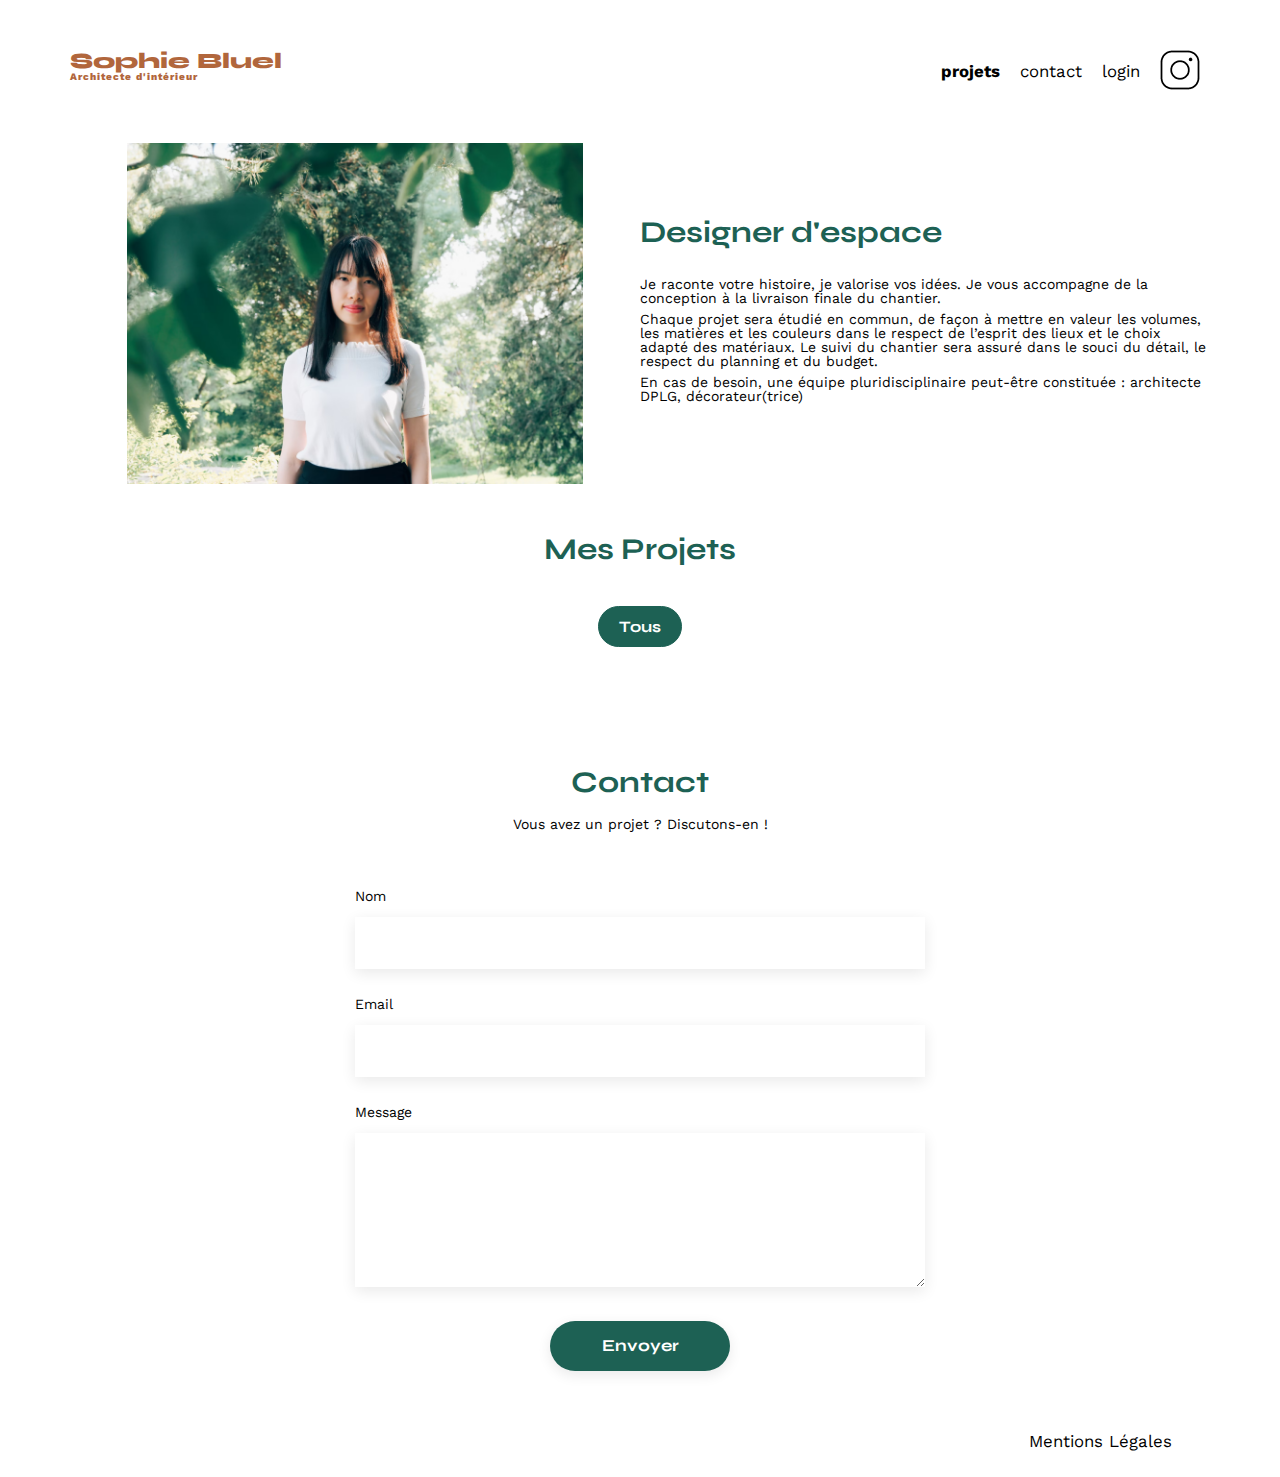
<file: index.html>
<!DOCTYPE html>
<html lang="fr">
	<head>
		<meta charset="UTF-8">
		<title>Sophie Bluel - Architecte d'intérieur</title>
		<meta name="viewport" content="width=device-width, initial-scale=1.0">
		<link rel="preconnect" href="https://fonts.googleapis.com">
		<link rel="preconnect" href="https://fonts.gstatic.com" crossorigin>
		<link href="https://fonts.googleapis.com/css2?family=Syne:wght@700;800&family=Work+Sans&display=swap" rel="stylesheet">
		<meta name="description" content="Description de la page d'accueil">
		<link rel="stylesheet" href="./assets/css/style.css">
		<script src="./assets/js/main.js"></script>
		<script src="./assets/js/index.js"></script>
	</head>
	<body>
		<div id="error-alert-box" class="hidden">
			<div class="alert-content">
				<p id="error-alert-text"></p>
			</div>
		</div>
		<div id="success-alert-box" class="hidden">
			<div class="alert-content">
				<p id="success-alert-text"></p>
			</div>
		</div>
		<div class="edit-banner hidden">
			<p><i class="edit-icon"></i> Mode édition</p>
		</div>
		<header>
			<h1>Sophie Bluel <span>Architecte d'intérieur</span></h1>
			<nav>
				<ul>
					<li>
						<a class="active" href="#portfolio">projets</a>
					</li>
					<li>
						<a href="#contact">contact</a>
					</li>
					<li id="navLog">
						<a href="login.html">login</a>
					</li>
					<li><img src="./assets/icons/instagram.png" alt="Instagram"></li>
				</ul>
			</nav>
		</header>
		<main>
			<section id="introduction">
				<figure>
					<img src="./assets/images/sophie-bluel.png" alt="">
				</figure>
				<article>
					<h2>Designer d'espace</h2>
					<p>Je raconte votre histoire, je valorise vos idées. Je vous accompagne de la conception à la livraison finale du chantier.</p>
					<p>Chaque projet sera étudié en commun, de façon à mettre en valeur les volumes, les matières et les couleurs dans le respect de l’esprit des lieux et le choix adapté des matériaux. Le suivi du chantier sera assuré dans le souci du détail, le respect du planning et du budget.</p>
					<p>En cas de besoin, une équipe pluridisciplinaire peut-être constituée : architecte DPLG, décorateur(trice)</p>
				</article>
			</section>
			<section id="portfolio">
				<div class="title-container">
					<h2>Mes Projets</h2>
					<a href="javascript:void(0);" class="edit-portfolio hidden">
						<i class="edit-icon-dark"></i>
						Modfier
					</a>
				</div>
				<div class="filters">
					<button class="filter-button active">Tous</button>
				</div>
				<div class="gallery">
				</div>
			</section>
			<section id="contact">
				<h2>Contact</h2>
				<p>Vous avez un projet ? Discutons-en !</p>
				<form action="#" method="post">
					<label for="name">Nom</label>
					<input type="text" name="name" id="name">
					<label for="email">Email</label>
					<input type="email" name="email" id="email">
					<label for="message">Message</label>
					<textarea name="message" id="message" cols="30" rows="10"></textarea>
					<input type="submit" value="Envoyer">
				</form>
			</section>
		</main>

		<footer>
			<nav>
				<ul>
					<li>Mentions Légales</li>
				</ul>
			</nav>
		</footer>
		<aside id="modal1" class="modal" aria-hidden="true" role="dialog" aria-labelledby="titlemodal" style="display:none;">
			<div class="modal-wrapper">
				<div class="modal-header">
					<div>
						<i class="arrow-left-modal hide"></i>
					</div>
					<div class="title-container">
						<h2 class="modal-title">Galerie photo</h2>
						<h2 class="modal-title hide">Ajout photo</h2>
					</div>
					<i class="close-modal"></i>
				</div>
				<div class="modal-body">
					<div class="modal-body-articles">
					</div>
				</div>
				<div class="modal-body hide">
					<div class="photo-container">
						<i class="image-icon"></i>
						<label class="file-input-label" for="file-input">+ Ajouter une photo</label>
						<span>jpg, png : 4mo max</span>
					</div>
					<form action="#" method="post" id="addPhotoForm">
						<input type="file" id="file-input" name="image" class="file-input-element" onchange="displayPhoto()" accept=".jpg, .jpeg, .png">
						<label for="title">Titre</label>
						<input type="text" name="title" id="title">
						<label for="category">Catégorie</label>
						<select id="category" name="category">
							<option value=""></option>
						</select>
					</form>
				</div>
				<div class="modal-footer">
					<div class="modal-footer-container">
						<input type="submit" class="modal-btn" value="Ajouter une photo">
						<input type="submit" class="modal-btn hide" value="Valider">
					</div>
				</div>
			</div>
		</aside>
	</body>
</html>
</file>
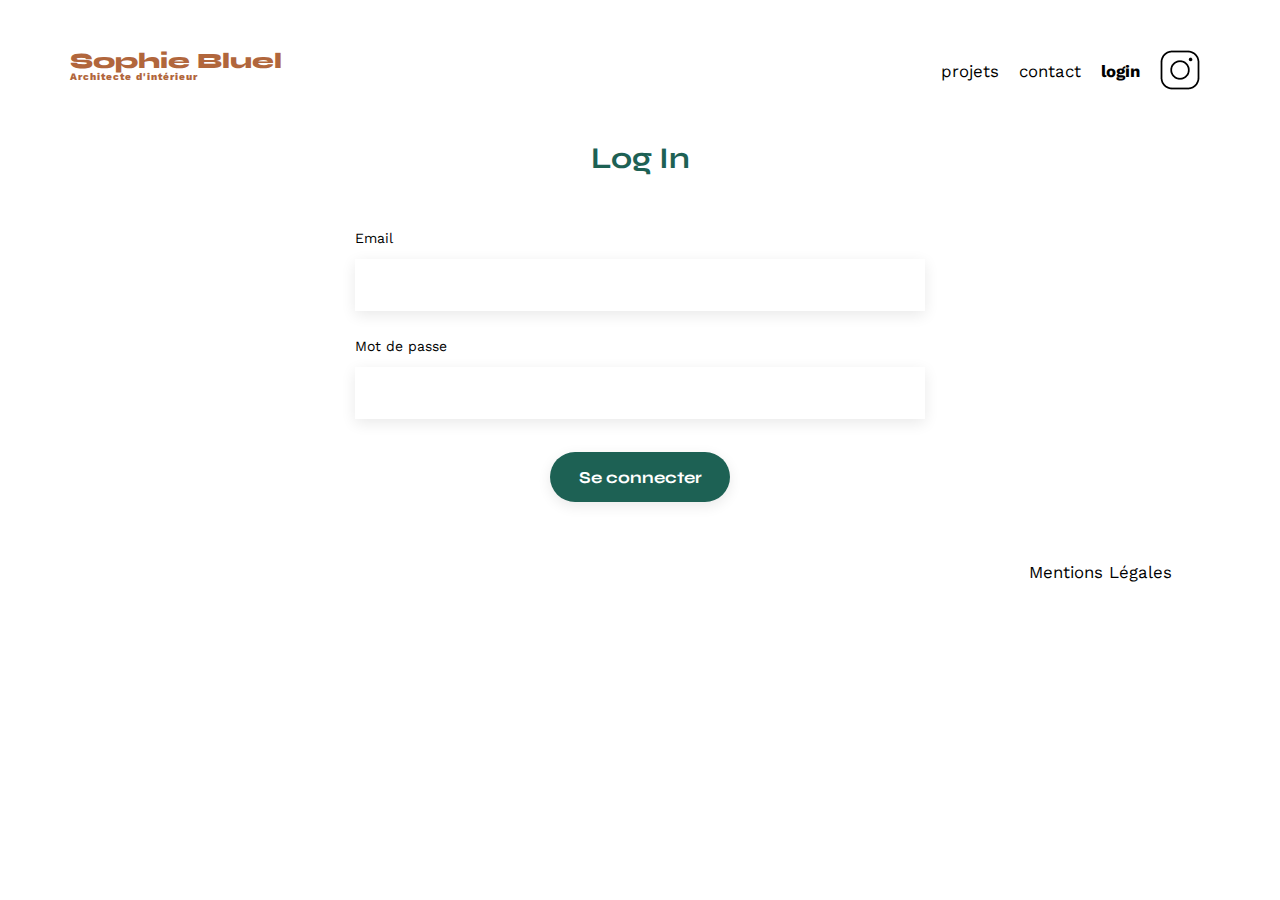
<file: login.html>
<!DOCTYPE html>
<html lang="fr">
	<head>
		<meta charset="UTF-8">
		<title>Sophie Bluel - Architecte d'intérieur</title>
		<meta name="viewport" content="width=device-width, initial-scale=1.0">
		<link rel="preconnect" href="https://fonts.googleapis.com">
		<link rel="preconnect" href="https://fonts.gstatic.com" crossorigin>
		<link href="https://fonts.googleapis.com/css2?family=Syne:wght@700;800&family=Work+Sans&display=swap" rel="stylesheet">
		<meta name="description" content="Description de la page de Log In">
		<link rel="stylesheet" href="./assets/css/style.css">
		<script src="./assets/js/main.js"></script>
		<script src="./assets/js/login.js"></script>
	</head>
	<body>
		<div id="error-alert-box" class="hidden">
			<div class="alert-content">
				<p id="error-alert-text"></p>
			</div>
		</div>
		<div id="success-alert-box" class="hidden">
			<div class="alert-content">
				<p id="success-alert-text"></p>
			</div>
		</div>
		<header>
			<h1>Sophie Bluel <span>Architecte d'intérieur</span></h1>
			<nav>
				<ul>
					<li>
						<a href="index.html#portfolio">projets</a>
					</li>
					<li>
						<a href="index.html#contact">contact</a>
					</li>
					<li id="navLog">
						<a class="active" href="login.html">login</a>
					</li>
					<li><img src="./assets/icons/instagram.png" alt="Instagram"></li>
				</ul>
			</nav>
		</header>
		<main>
			<section id="login">
				<h2>Log In</h2>
				<form action="#" method="post">
					<label for="email">Email</label>
					<input type="email" name="email" id="email">
					<label for="password">Mot de passe</label>
					<input type="password" name="password" id="password">
					<input type="submit" value="Se connecter">
				</form>
			</section>
		</main>

		<footer>
			<nav>
				<ul>
					<li>Mentions Légales</li>
				</ul>
			</nav>
		</footer>
	</body>
</html>
</file>
<file: assets/css/style.css>
/* http://meyerweb.com/eric/tools/css/reset/
   v2.0 | 20110126
   License: none (public domain)
*/

html, body, div, span, applet, object, iframe,
h1, h2, h3, h4, h5, h6, p, blockquote, pre,
a, abbr, acronym, address, big, cite, code,
del, dfn, em, img, ins, kbd, q, s, samp,
small, strike, strong, sub, sup, tt, var,
b, u, i, center,
dl, dt, dd, ol, ul, li,
fieldset, form, label, legend,
table, caption, tbody, tfoot, thead, tr, th, td,
article, aside, canvas, details, embed,
figure, figcaption, footer, header, hgroup,
menu, nav, output, ruby, section, summary,
time, mark, audio, video {
	margin: 0;
	padding: 0;
	border: 0;
	font-size: 100%;
	font: inherit;
	vertical-align: baseline;
}
/* HTML5 display-role reset for older browsers */
article, aside, details, figcaption, figure,
footer, header, hgroup, menu, nav, section {
	display: block;
}
body {
	line-height: 1;
}
ol, ul {
	list-style: none;
}
blockquote, q {
	quotes: none;
}
blockquote:before, blockquote:after,
q:before, q:after {
	content: '';
	content: none;
}
table {
	border-collapse: collapse;
	border-spacing: 0;
}
/** end reset css**/
body {
	max-width: 1140px;
	margin:auto;
	font-family: 'Work Sans' ;
	font-size: 14px;
}
header {
	display: flex;
	justify-content: space-between;
	margin: 50px 0
}
section {
	margin: 50px 0
}

h1{
	display: flex;
	flex-direction: column;
	font-family: 'Syne';
	font-size: 22px;
	font-weight: 800;
	color: #B1663C
}

h1 > span {
	font-family: 'Work Sans';
	font-size:10px;
	letter-spacing: 0.1em;
;
}

h2{
	font-family: 'Syne';
	font-weight: 700;
	font-size: 30px;
	color: #1D6154
}
nav ul {
	display: flex;
	align-items: center;
	list-style-type: none;

}
nav li {
	padding: 0 10px;
	font-size: 1.2em;
}
nav li a {
	text-decoration: none;
	color: black;
}

nav li a:hover {
	color: #B1663C;
}
nav li a.active {
	color: black!important;
	font-weight: 700;
}
#introduction {
	display: flex;
	align-items: center;
}
#introduction figure {
	flex: 1
}
#introduction img {
	display: block;
	margin: auto;
	width: 80%;
}

#introduction article {
	flex: 1
}
#introduction h2 {
	margin-bottom: 1em;
}

#introduction p {
	margin-bottom: 0.5em;
}
#portfolio h2 {
	text-align: center;
	margin-bottom: 1em;
}
#portfolio {
    text-align: center;
}

#portfolio .title-container {
	display: flex;
    justify-content: center; 
    align-items: center;
}

#portfolio h2, #portfolio span {
    display: inline-block;
    margin: 0 10px;
}

.edit-icon-dark:before {
    content: "";
    width: 15.5px;
    height: 15.5px;
    background: url(../icons/edit-dark.svg) no-repeat;
    background-size: 100% 100%;
    display: inline-block;
    vertical-align: middle;
    margin-right: 5px; 
}

.edit-portfolio{
	text-decoration: none;
	color: black;
}

.edit-banner p {
    margin: 0;
    display: inline-flex;
    align-items: center;
}

.gallery {
	width: 100%;
	display: grid;
	grid-template-columns: 1fr 1fr 1fr;
	grid-column-gap: 20px;
	grid-row-gap: 20px;
}

.gallery img {
	width: 100%;

}
#contact, #login {
    width: 50%;
    margin: auto;
}

#contact > *, #login > * {
    text-align: center;
}

#contact h2, #login h2 {
    margin-bottom: 20px;
}

#contact form, #login form, .modal-body form {
    text-align: left;
    margin-top: 30px;
    display: flex;
    flex-direction: column;
}

#contact input, #login input, .modal-footer input, .modal-body input {
    height: 50px;
    font-size: 1.2em;
    border: none;
    box-shadow: 0px 4px 14px rgba(0, 0, 0, 0.09);
}

#contact label, #login label, .modal-body label {
    margin: 2em 0 1em 0;
}

#contact textarea {
	border: none;
	box-shadow: 0px 4px 14px rgba(0, 0, 0, 0.09);
}

input[type="submit"]{
	font-family: 'Syne';
	font-weight: 700;
	color: white;
	background-color: #1D6154;
	margin : 2em auto ;
	width: 180px;
	text-align: center;
	border-radius: 60px;
	cursor: pointer;
}

input[type="submit"]:hover{
	background-color: #0E2F28;
}

footer nav ul {
	display: flex;
	justify-content: flex-end;
	margin: 2em
}

/* Filtres */
.filters {
	text-align: center;
	padding: 3em 0 5em 0;
}

.filter-button {
	font-family: 'Syne';
	font-weight: 700;
	font-size: 16px;
	color: #1D6154;
	border: 1px solid #1D6154;
	display: inline-block; 
	text-align: center;
	border-radius: 60px;
	margin: 0 5px; 
	padding: 10px 20px; 
	cursor: pointer;
}

.filter-button:hover {
	background: #1D6154;
	color: white;
}

.filter-button:hover,
.filter-button.active {
	background: #1D6154;
	color: white;
}

/* Alertes */

#alert-box {
    position: absolute;
    top: 10px;
    right: 10px;
    background-color: #cc1f1f;
    color: white;
    padding: 10px;
    border-radius: 5px;
}

.hidden {
    display: none!important;
}

/* Bannière d'édition */
.edit-banner { 
    background-color: black;
    color: white;
    text-align: center;
    padding: 10px 0;
    display: flex;
    justify-content: center; 
    align-items: center;
}

.edit-icon:before {
    content: "";
    width: 15.5px;
    height: 15.5px;
    background: url(../icons/edit.svg) no-repeat;
    background-size: 100% 100%;
    display: inline-block;
    vertical-align: middle; 
    margin-right: 5px;
}

/* Modal d'édition */

.modal {
    display: none;
    position: fixed;
    z-index: 1;
    left: 0;
    top: 0;
    width: 100%;
    height: 100%;
    background: rgba(0, 0, 0, 0.8);
    display: flex;
    justify-content: center;
    align-items: center;
}

.modal-wrapper {
    width: 630px;
    max-width: 100%;
    max-height: 100%;
    background-color: #FFF;
    padding: 2em;
    position: relative;
    margin: auto;
    margin-top: 100px;
	animation: slideFromTop 0.5s both;
}

@keyframes slideFromTop {
    from { transform: translateY(-50px); }
    to {  transform: translateY(0px); }
}

.modal-header {
    display: flex;
    justify-content: space-between; 
    align-items: center;
	padding-bottom: 3em;
}

.modal-header .title-container {
	position: relative;
    top: 1em;
}

.modal-header .title-container h2 {
	color: black;
	text-align: center;
	font-family: Work Sans;
	font-size: 26px;
	font-style: normal;
	font-weight: 400;
	line-height: normal;
}

.modal-body {
	margin: 0 5em;
	margin-bottom: 5em;
}

.modal-body .photo-container {
	padding: 1em;
    text-align: center;
	border-radius: 3px;
	background-color: #E8F1F6;
    display: flex;
    flex-direction: column;
}

.modal-footer {
	margin: 0 5em;
}
.modal-footer .modal-footer-container {
	border-top: 1px solid #B3B3B3;
	text-align: center;
}

.modal-footer input {
	height: 36px;
	width: 235px;
}

.close-modal {
	cursor: pointer;
}

.close-modal:before {
    content: "";
    width: 24px;
    height: 24px;
    background: url(../icons/close-modal.svg) no-repeat;
    background-size: 100% 100%;
    display: inline-block;
    vertical-align: middle; 
}

.arrow-left-modal {
	cursor: pointer;
}

.arrow-left-modal:before {
    content: "";
    width: 15px;
    height: 15px;
    background: url(../icons/arrow-left-modal.svg) no-repeat;
    background-size: 100% 100%;
    display: inline-block;
    vertical-align: middle; 
}


.trash-modal:before {
    content: "";
    width: 15px;
    height: 15px;
    background: url(../icons/trash-modal.svg) no-repeat;
    background-size: 100% 100%;
    display: inline-block;
    vertical-align: middle; 
}


.modal-body article .card {
    border: none;
    padding: 0;
}

.card {
    background-color: white;
    padding: 5px;
	width: calc(20% - 10px); 
    margin: 5px;
    box-sizing: border-box;
	position: relative;
}

.trash-button {
    position: absolute;
    top: 5px;
    right: 5px;
    width: 20px;
    height: 20px;
    margin: 5px;
    background: #000;
    border-radius: 2px;
	border: 1px solid black;
    font-size: 14px;
    cursor: pointer;
    display: flex;
    justify-content: center;
    align-items: center;
}

.trash-button:before {
    content: "";
    width: 100%;
    height: 100%;
    background: url(../icons/trash-modal.svg) no-repeat;
    background-size: 100% 100%;
    display: inline-block;
    vertical-align: middle;
}

.modal-body-articles {
    display: flex;
    flex-wrap: wrap; 
    justify-content: flex-start;
}

.modal-body article img {
    width: 100%;
    height: 100px;
    display: block;
}

.hide{
    display: none;
}

input.modal-btn:disabled {
    background-color: #A7A7A7;
}

.image-icon:before {
    content: "";
    width: 76px;
    height: 76px;
    background: url(../icons/image.svg) no-repeat;
    background-size: 100% 100%;
    display: inline-block;
    vertical-align: middle; 
    margin-right: 5px;
}



.modal-body select {
    height: 50px;
    font-size: 1.2em;
    border: none;
    box-shadow: 0px 4px 14px rgba(0, 0, 0, 0.09);
    appearance: none;  /* On enlève le style par défaut de l'élement */
    -webkit-appearance: none;
    -moz-appearance: none;
    background: url('../icons/arrow-down.svg') no-repeat right center;
    background-position: right 20px center;
    padding: 15px;
    width: 100%;
}
</file>
